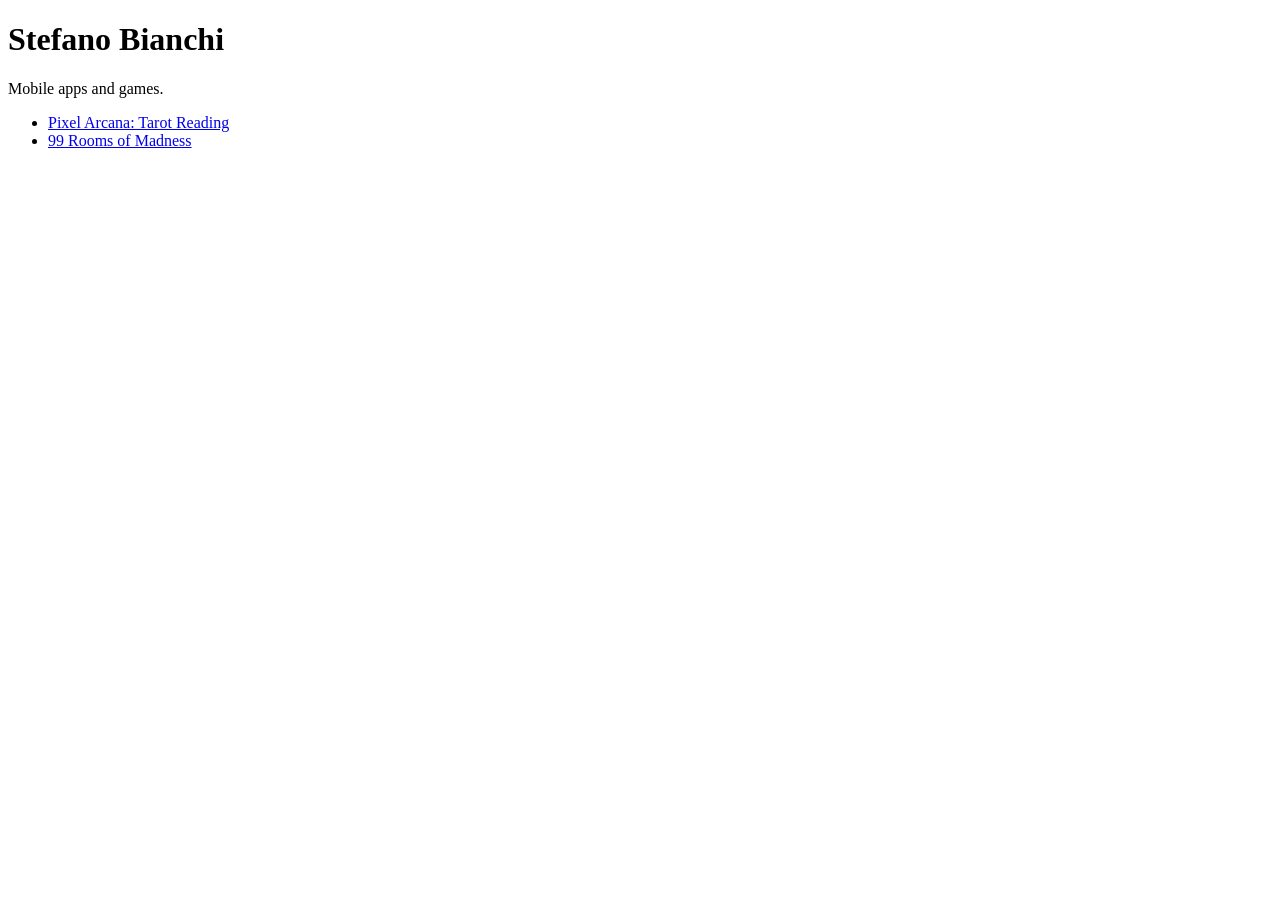
<file: index.html>
<!doctype html>
<html lang="en">
<head>
<meta charset="utf-8">
<meta name="viewport" content="width=device-width, initial-scale=1">
<title>Stefano Bianchi - Apps</title>
</head>
<body>
<h1>Stefano Bianchi</h1>
<p>Mobile apps and games.</p>
<ul>
<li><a href="/pixel-arcana/">Pixel Arcana: Tarot Reading</a></li>
<li><a href="/99-rooms/">99 Rooms of Madness</a></li>
</ul>
</body>
</html>
</file>
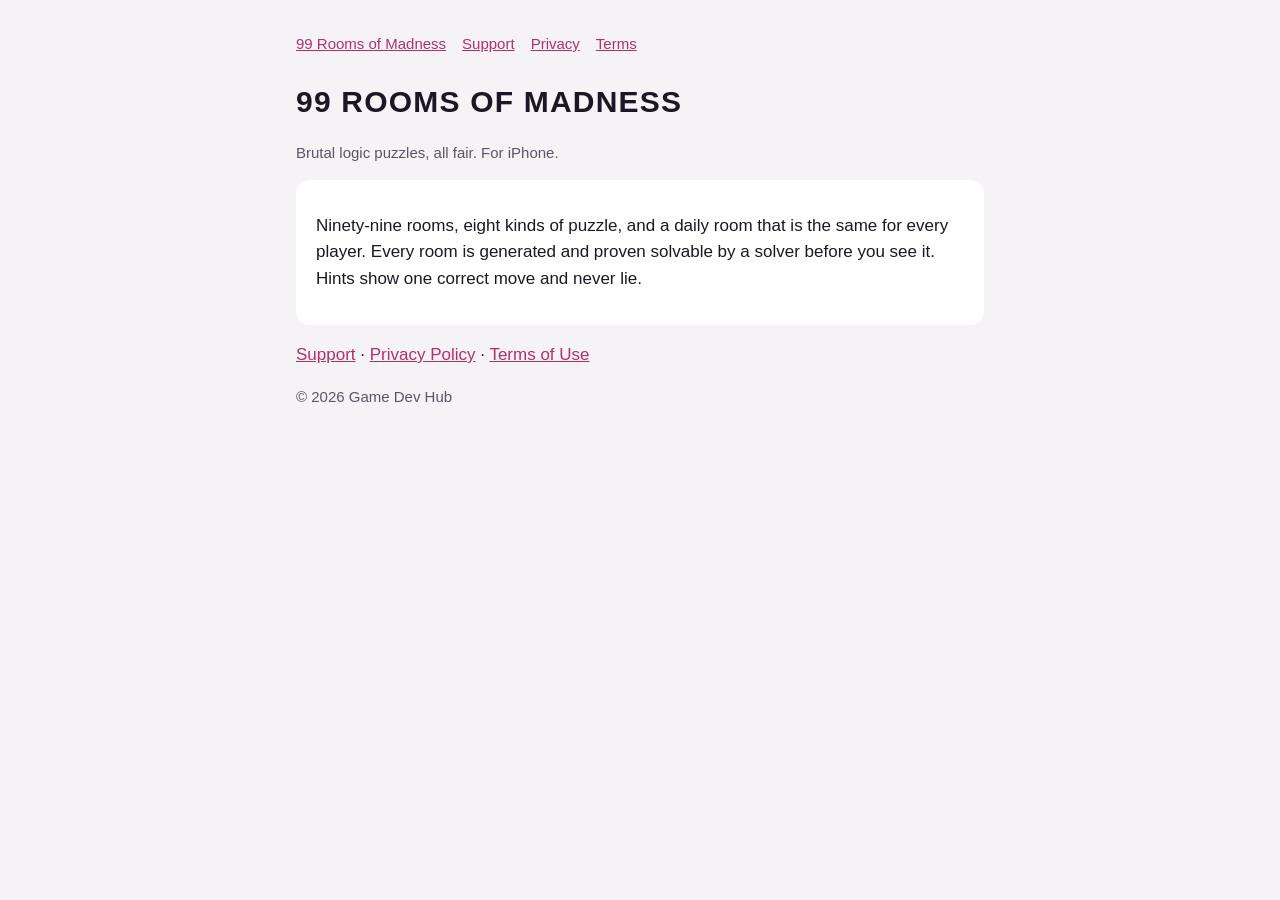
<file: 99-rooms/index.html>
<!doctype html>
<html lang="en"><head><meta charset="utf-8"><meta name="viewport" content="width=device-width, initial-scale=1">
<title>99 Rooms of Madness</title><link rel="stylesheet" href="style.css"></head>
<body><main>
<nav><a href="index.html">99 Rooms of Madness</a><a href="support.html">Support</a><a href="privacy.html">Privacy</a><a href="terms.html">Terms</a></nav>
<h1>99 ROOMS OF MADNESS</h1>
<p class="dim">Brutal logic puzzles, all fair. For iPhone.</p>
<div class="card"><p>Ninety-nine rooms, eight kinds of puzzle, and a daily room that is the same for every player. Every room is generated and proven solvable by a solver before you see it. Hints show one correct move and never lie.</p></div>
<p><a href="support.html">Support</a> · <a href="privacy.html">Privacy Policy</a> · <a href="terms.html">Terms of Use</a></p>
<p class="dim">© 2026 Game Dev Hub</p>
</main></body></html>
</file>
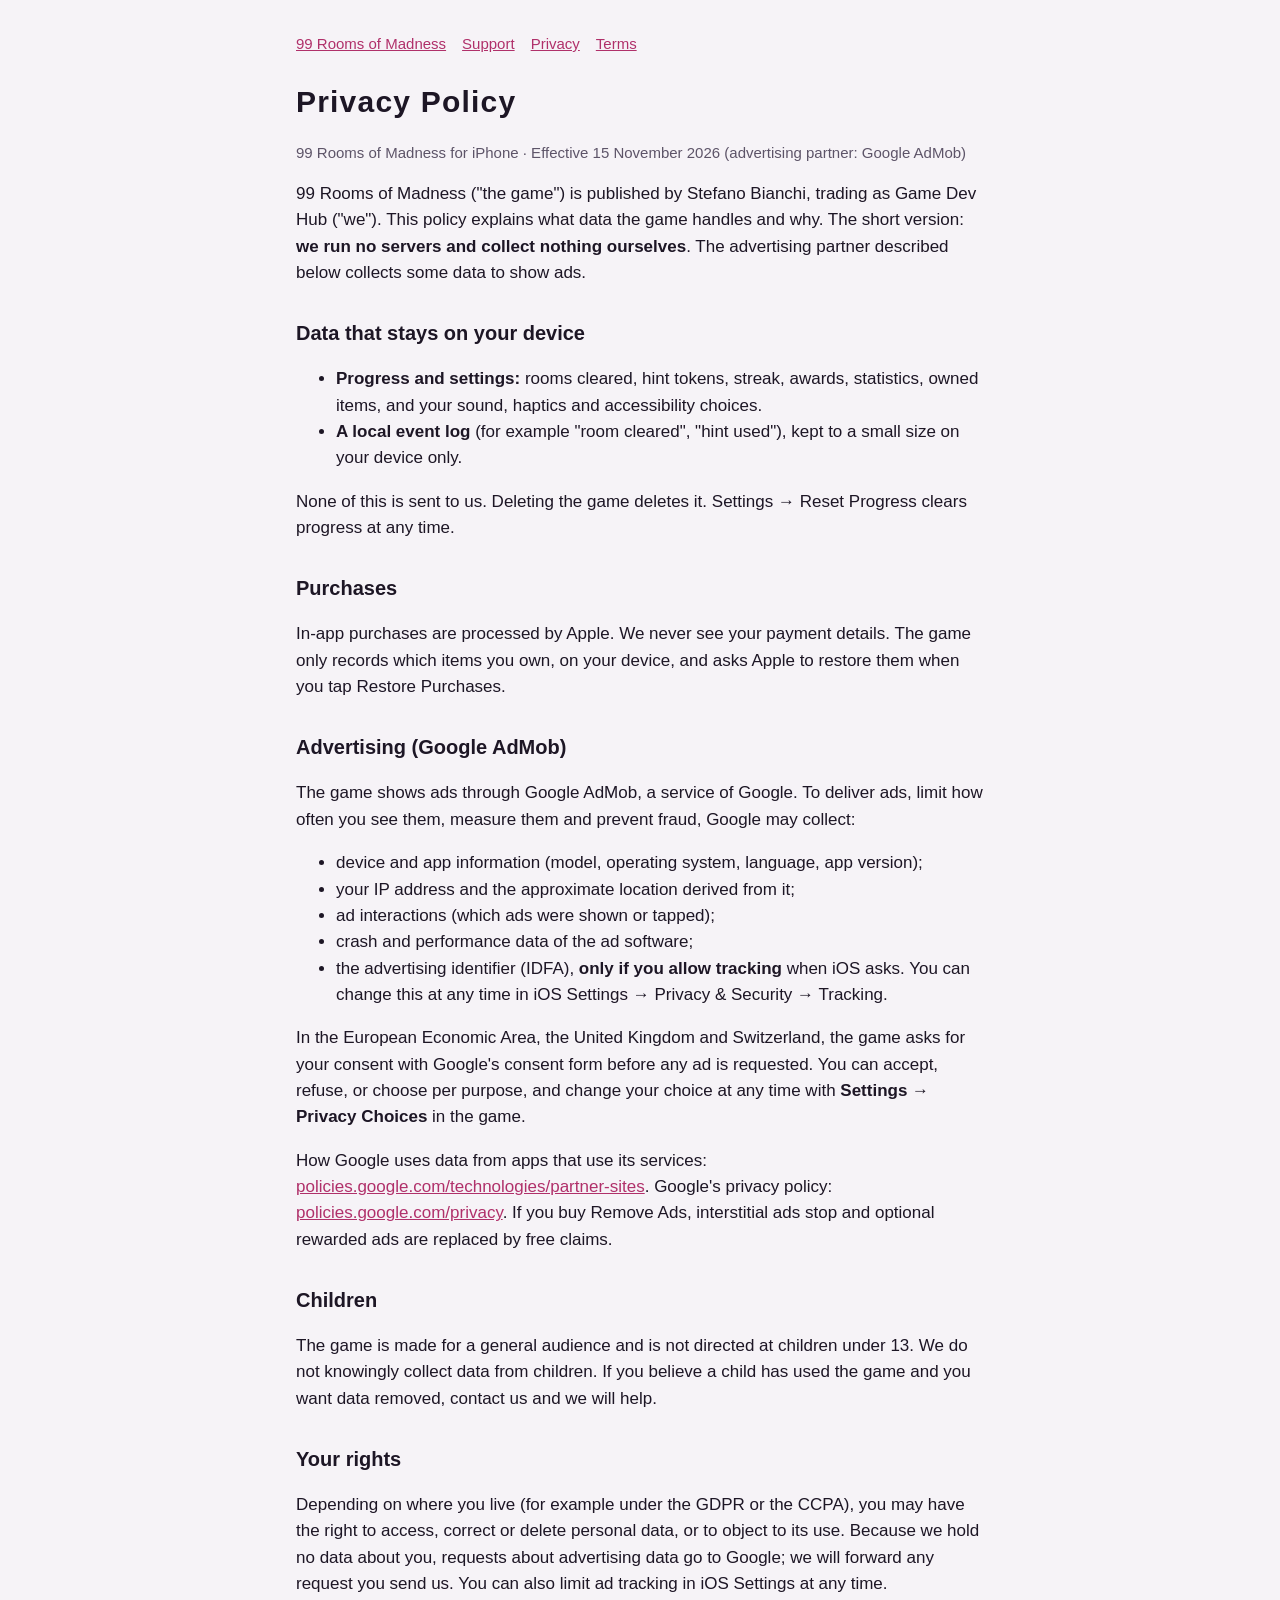
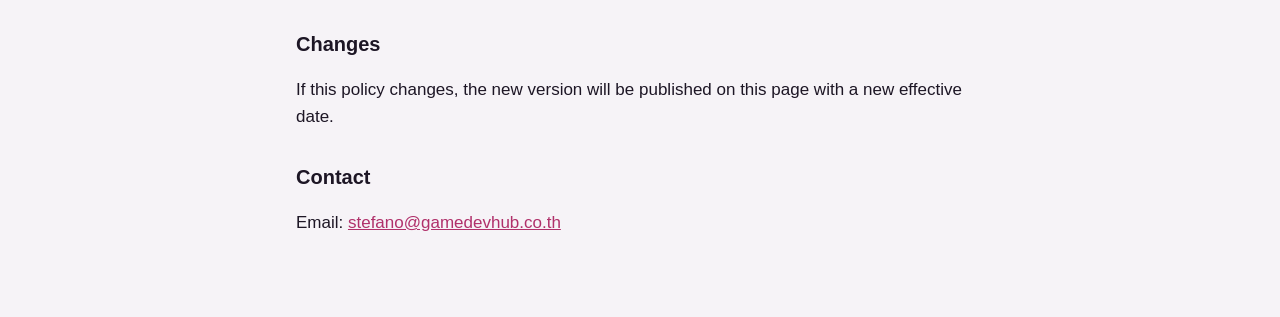
<file: 99-rooms/privacy.html>
<!doctype html>
<html lang="en"><head><meta charset="utf-8"><meta name="viewport" content="width=device-width, initial-scale=1">
<title>Privacy Policy · 99 Rooms of Madness</title><link rel="stylesheet" href="style.css"></head>
<body><main>
<nav><a href="index.html">99 Rooms of Madness</a><a href="support.html">Support</a><a href="privacy.html">Privacy</a><a href="terms.html">Terms</a></nav>
<h1>Privacy Policy</h1>
<p class="dim">99 Rooms of Madness for iPhone · Effective 15 November 2026 (advertising partner: Google AdMob)</p>

<p>99 Rooms of Madness ("the game") is published by Stefano Bianchi, trading as Game Dev Hub ("we"). This policy explains what data the game handles and why. The short version: <strong>we run no servers and collect nothing ourselves</strong>. The advertising partner described below collects some data to show ads.</p>

<h2>Data that stays on your device</h2>
<ul>
<li><strong>Progress and settings:</strong> rooms cleared, hint tokens, streak, awards, statistics, owned items, and your sound, haptics and accessibility choices.</li>
<li><strong>A local event log</strong> (for example "room cleared", "hint used"), kept to a small size on your device only.</li>
</ul>
<p>None of this is sent to us. Deleting the game deletes it. Settings → Reset Progress clears progress at any time.</p>

<h2>Purchases</h2>
<p>In-app purchases are processed by Apple. We never see your payment details. The game only records which items you own, on your device, and asks Apple to restore them when you tap Restore Purchases.</p>

<h2>Advertising (Google AdMob)</h2>
<p>The game shows ads through Google AdMob, a service of Google. To deliver ads, limit how often you see them, measure them and prevent fraud, Google may collect:</p>
<ul>
<li>device and app information (model, operating system, language, app version);</li>
<li>your IP address and the approximate location derived from it;</li>
<li>ad interactions (which ads were shown or tapped);</li>
<li>crash and performance data of the ad software;</li>
<li>the advertising identifier (IDFA), <strong>only if you allow tracking</strong> when iOS asks. You can change this at any time in iOS Settings → Privacy &amp; Security → Tracking.</li>
</ul>
<p>In the European Economic Area, the United Kingdom and Switzerland, the game asks for your consent with Google's consent form before any ad is requested. You can accept, refuse, or choose per purpose, and change your choice at any time with <strong>Settings → Privacy Choices</strong> in the game.</p>
<p>How Google uses data from apps that use its services: <a href="https://policies.google.com/technologies/partner-sites">policies.google.com/technologies/partner-sites</a>. Google's privacy policy: <a href="https://policies.google.com/privacy">policies.google.com/privacy</a>. If you buy Remove Ads, interstitial ads stop and optional rewarded ads are replaced by free claims.</p>

<h2>Children</h2>
<p>The game is made for a general audience and is not directed at children under 13. We do not knowingly collect data from children. If you believe a child has used the game and you want data removed, contact us and we will help.</p>

<h2>Your rights</h2>
<p>Depending on where you live (for example under the GDPR or the CCPA), you may have the right to access, correct or delete personal data, or to object to its use. Because we hold no data about you, requests about advertising data go to Google; we will forward any request you send us. You can also limit ad tracking in iOS Settings at any time.</p>

<h2>Changes</h2>
<p>If this policy changes, the new version will be published on this page with a new effective date.</p>

<h2>Contact</h2>
<p>Email: <a href="mailto:stefano@gamedevhub.co.th">stefano@gamedevhub.co.th</a></p>
</main></body></html>
</file>
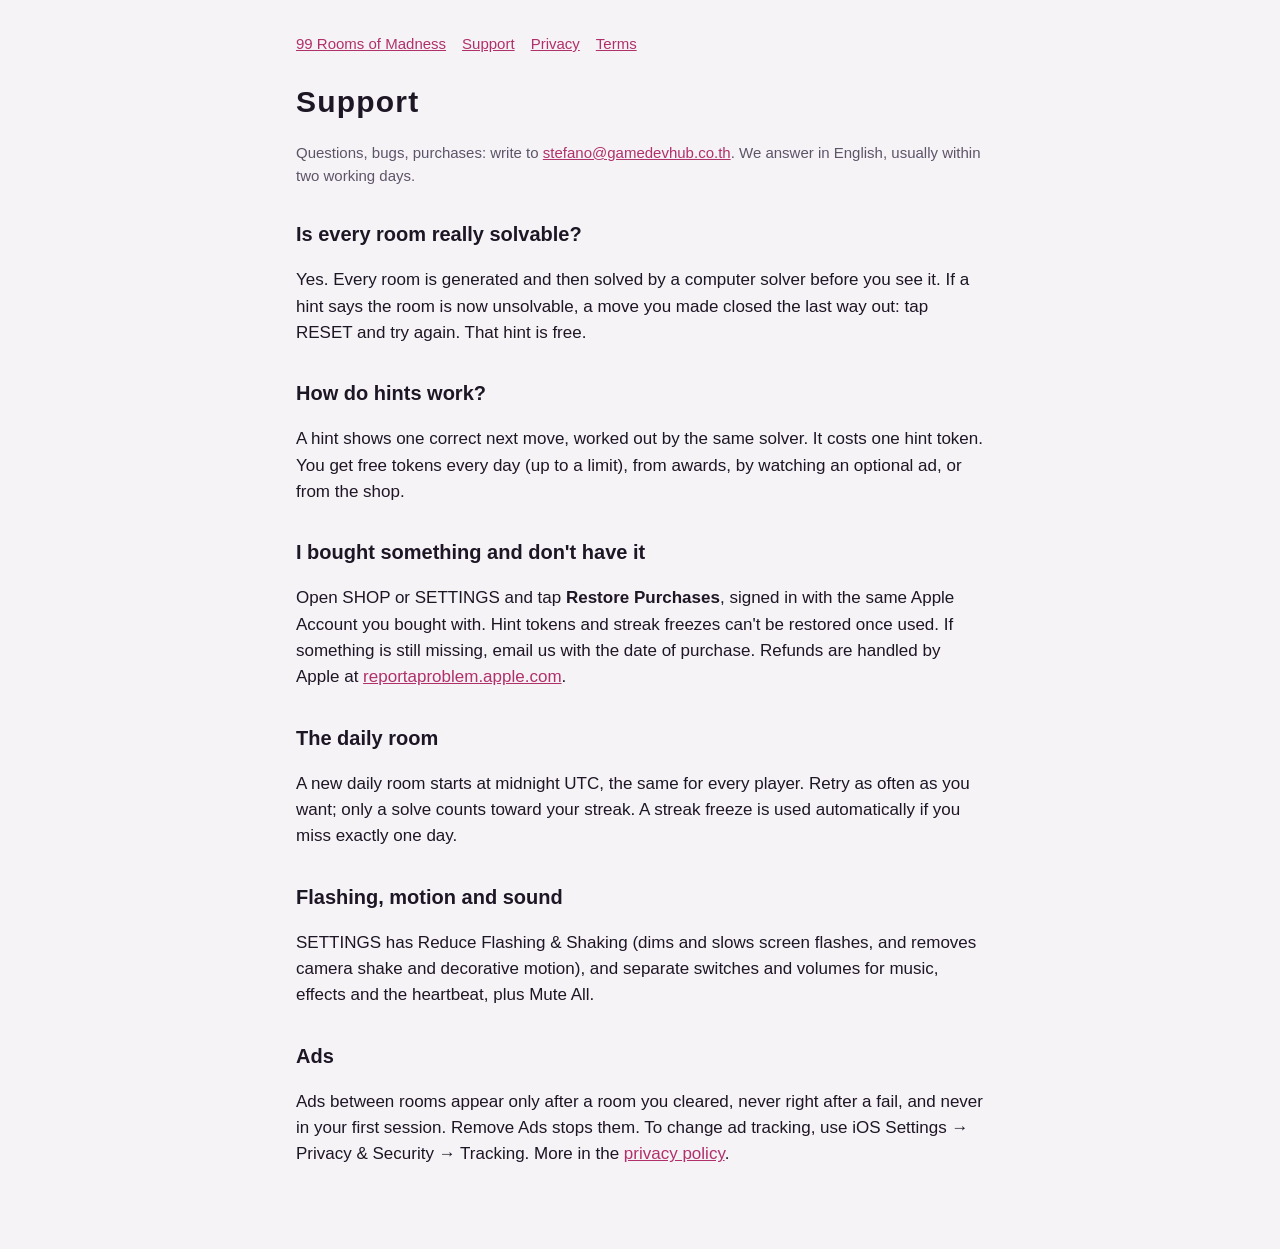
<file: 99-rooms/support.html>
<!doctype html>
<html lang="en"><head><meta charset="utf-8"><meta name="viewport" content="width=device-width, initial-scale=1">
<title>Support · 99 Rooms of Madness</title><link rel="stylesheet" href="style.css"></head>
<body><main>
<nav><a href="index.html">99 Rooms of Madness</a><a href="support.html">Support</a><a href="privacy.html">Privacy</a><a href="terms.html">Terms</a></nav>
<h1>Support</h1>
<p class="dim">Questions, bugs, purchases: write to <a href="mailto:stefano@gamedevhub.co.th">stefano@gamedevhub.co.th</a>. We answer in English, usually within two working days.</p>

<h2>Is every room really solvable?</h2>
<p>Yes. Every room is generated and then solved by a computer solver before you see it. If a hint says the room is now unsolvable, a move you made closed the last way out: tap RESET and try again. That hint is free.</p>

<h2>How do hints work?</h2>
<p>A hint shows one correct next move, worked out by the same solver. It costs one hint token. You get free tokens every day (up to a limit), from awards, by watching an optional ad, or from the shop.</p>

<h2>I bought something and don't have it</h2>
<p>Open SHOP or SETTINGS and tap <strong>Restore Purchases</strong>, signed in with the same Apple Account you bought with. Hint tokens and streak freezes can't be restored once used. If something is still missing, email us with the date of purchase. Refunds are handled by Apple at <a href="https://reportaproblem.apple.com">reportaproblem.apple.com</a>.</p>

<h2>The daily room</h2>
<p>A new daily room starts at midnight UTC, the same for every player. Retry as often as you want; only a solve counts toward your streak. A streak freeze is used automatically if you miss exactly one day.</p>

<h2>Flashing, motion and sound</h2>
<p>SETTINGS has Reduce Flashing &amp; Shaking (dims and slows screen flashes, and removes camera shake and decorative motion), and separate switches and volumes for music, effects and the heartbeat, plus Mute All.</p>

<h2>Ads</h2>
<p>Ads between rooms appear only after a room you cleared, never right after a fail, and never in your first session. Remove Ads stops them. To change ad tracking, use iOS Settings → Privacy &amp; Security → Tracking. More in the <a href="privacy.html">privacy policy</a>.</p>
</main></body></html>
</file>
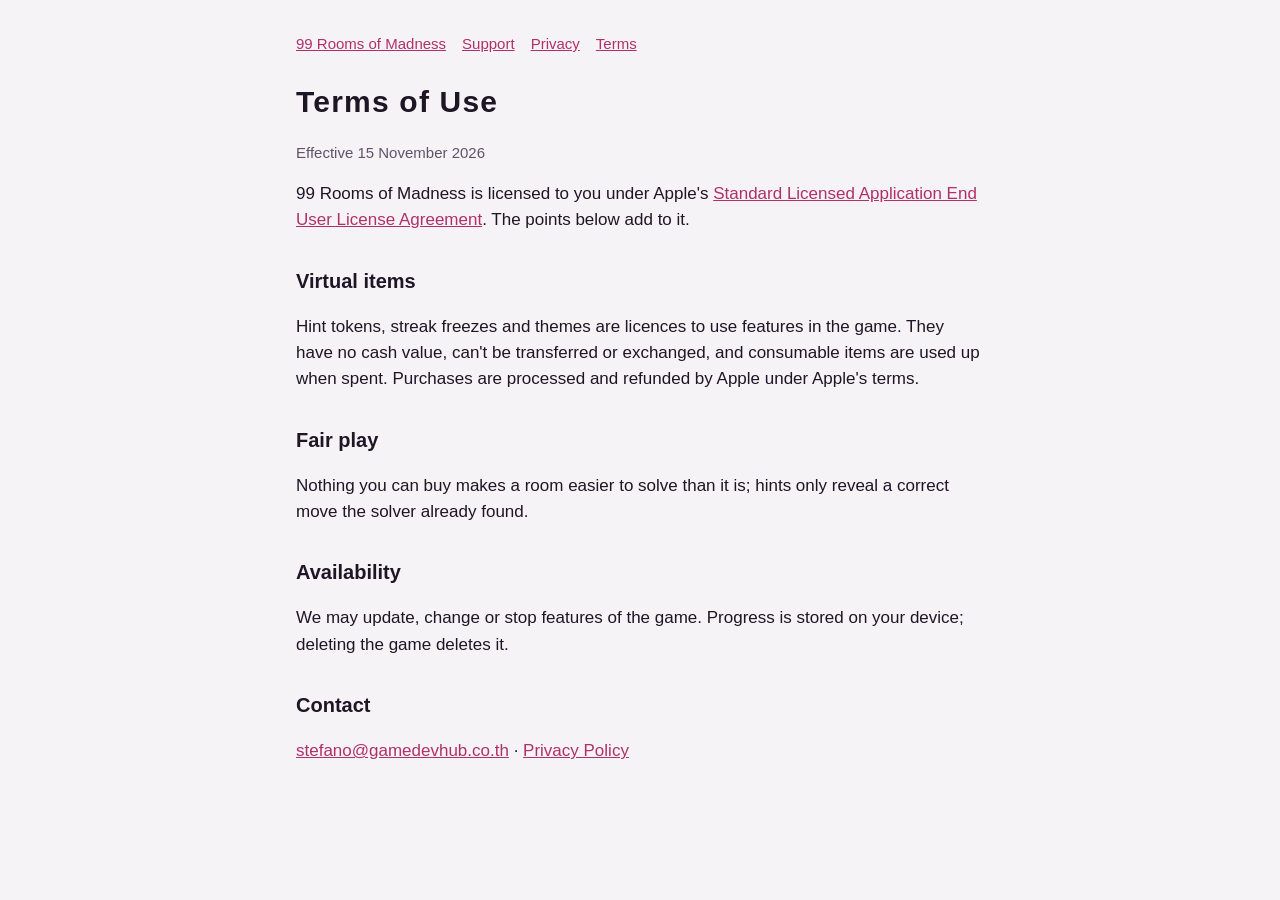
<file: 99-rooms/terms.html>
<!doctype html>
<html lang="en"><head><meta charset="utf-8"><meta name="viewport" content="width=device-width, initial-scale=1">
<title>Terms of Use · 99 Rooms of Madness</title><link rel="stylesheet" href="style.css"></head>
<body><main>
<nav><a href="index.html">99 Rooms of Madness</a><a href="support.html">Support</a><a href="privacy.html">Privacy</a><a href="terms.html">Terms</a></nav>
<h1>Terms of Use</h1>
<p class="dim">Effective 15 November 2026</p>
<p>99 Rooms of Madness is licensed to you under Apple's <a href="https://www.apple.com/legal/internet-services/itunes/dev/stdeula/">Standard Licensed Application End User License Agreement</a>. The points below add to it.</p>
<h2>Virtual items</h2>
<p>Hint tokens, streak freezes and themes are licences to use features in the game. They have no cash value, can't be transferred or exchanged, and consumable items are used up when spent. Purchases are processed and refunded by Apple under Apple's terms.</p>
<h2>Fair play</h2>
<p>Nothing you can buy makes a room easier to solve than it is; hints only reveal a correct move the solver already found.</p>
<h2>Availability</h2>
<p>We may update, change or stop features of the game. Progress is stored on your device; deleting the game deletes it.</p>
<h2>Contact</h2>
<p><a href="mailto:stefano@gamedevhub.co.th">stefano@gamedevhub.co.th</a> · <a href="privacy.html">Privacy Policy</a></p>
</main></body></html>
</file>
<file: 99-rooms/style.css>
:root { --bg: #f6f3f7; --fg: #1d1625; --dim: #5d5468; --accent: #b0306a; --panel: #ffffff; }
@media (prefers-color-scheme: dark) { :root { --bg: #140f1b; --fg: #f1ebf5; --dim: #b4a9be; --accent: #ff6aa8; --panel: #1f1829; } }
* { box-sizing: border-box; }
body { margin: 0; background: var(--bg); color: var(--fg); font: 17px/1.55 -apple-system, BlinkMacSystemFont, "Segoe UI", Roboto, sans-serif; }
main { max-width: 720px; margin: 0 auto; padding: 32px 16px 64px; }
h1 { font-size: 30px; letter-spacing: 0.04em; margin: 0 0 4px; }
h2 { font-size: 20px; margin: 32px 0 8px; }
p, li { color: var(--fg); }
.dim { color: var(--dim); font-size: 15px; }
a { color: var(--accent); }
nav { display: flex; gap: 16px; flex-wrap: wrap; margin-bottom: 24px; font-size: 15px; }
.card { background: var(--panel); border-radius: 14px; padding: 16px 20px; margin: 16px 0; }
table { border-collapse: collapse; width: 100%; font-size: 15px; }
td, th { text-align: left; padding: 6px 8px; border-bottom: 1px solid color-mix(in srgb, var(--dim) 30%, transparent); vertical-align: top; }
</file>
